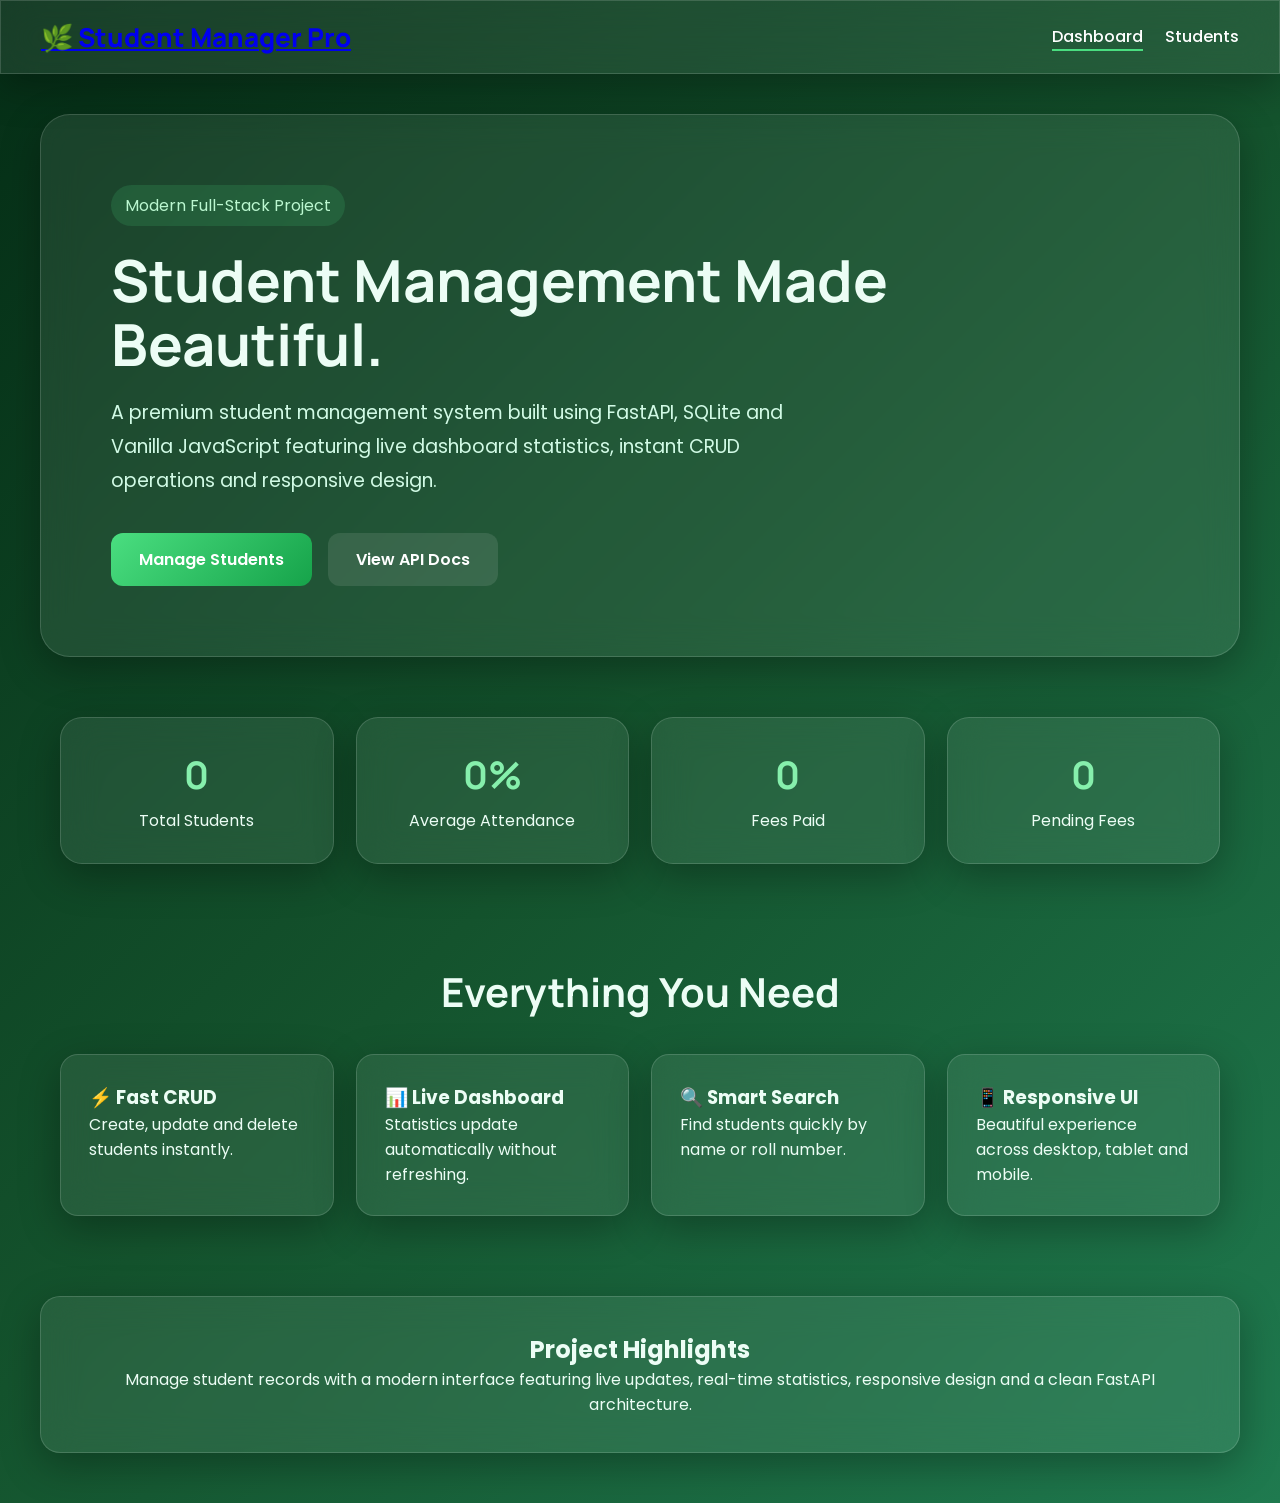
<file: frontend/index.html>
<!doctype html>
<html lang="en">
	<head>
		<meta charset="UTF-8" />
		<meta name="viewport" content="width=device-width, initial-scale=1.0" />
		<title>Student Manager Pro</title>

		<link rel="preconnect" href="https://fonts.googleapis.com" />
		<link rel="preconnect" href="https://fonts.gstatic.com" crossorigin />

		<link
			href="https://fonts.googleapis.com/css2?family=Manrope:wght@600;700;800&family=Poppins:wght@300;400;500;600&display=swap"
			rel="stylesheet" />

		<link rel="stylesheet" href="css/style.css" />
	</head>

	<body class="green-theme">
		<header class="navbar glass">
			<a href="/" class="logo"> 🌿 Student Manager Pro </a>

			<nav>
				<a href="/" class="active">Dashboard</a>
				<a href="/students">Students</a>
			</nav>
		</header>

		<section class="hero glass">
			<div class="hero-content">
				<badge>Modern Full-Stack Project</badge>

				<h1>Student Management Made Beautiful.</h1>

				<p>
					A premium student management system built using FastAPI, SQLite and
					Vanilla JavaScript featuring live dashboard statistics, instant CRUD
					operations and responsive design.
				</p>

				<div class="hero-buttons">
					<a href="/students" class="button"> Manage Students </a>

					<a
						href="https://student-managerpro.onrender.com/docs"
						target="_blank"
						class="secondary-button">
						View API Docs
					</a>
				</div>
			</div>
		</section>

		<section class="stats">
			<div class="card glass">
				<h3 id="totalStudents">0</h3>
				<p>Total Students</p>
			</div>

			<div class="card glass">
				<h3 id="avgAttendance">0%</h3>
				<p>Average Attendance</p>
			</div>

			<div class="card glass">
				<h3 id="paidStudents">0</h3>
				<p>Fees Paid</p>
			</div>

			<div class="card glass">
				<h3 id="pendingStudents">0</h3>
				<p>Pending Fees</p>
			</div>
		</section>

		<section class="features">
			<h2>Everything You Need</h2>

			<div class="feature-grid">
				<div class="feature-card glass">
					<h3>⚡ Fast CRUD</h3>
					<p>Create, update and delete students instantly.</p>
				</div>

				<div class="feature-card glass">
					<h3>📊 Live Dashboard</h3>
					<p>Statistics update automatically without refreshing.</p>
				</div>

				<div class="feature-card glass">
					<h3>🔍 Smart Search</h3>
					<p>Find students quickly by name or roll number.</p>
				</div>

				<div class="feature-card glass">
					<h3>📱 Responsive UI</h3>
					<p>Beautiful experience across desktop, tablet and mobile.</p>
				</div>
			</div>
		</section>

		<section class="welcome glass">
			<h2>Project Highlights</h2>

			<p id="dashboardMessage">
				Manage student records with a modern interface featuring live updates,
				real-time statistics, responsive design and a clean FastAPI
				architecture.
			</p>
		</section>

		<script src="js/api.js"></script>
		<script src="js/app.js"></script>
	</body>
</html>
</file>
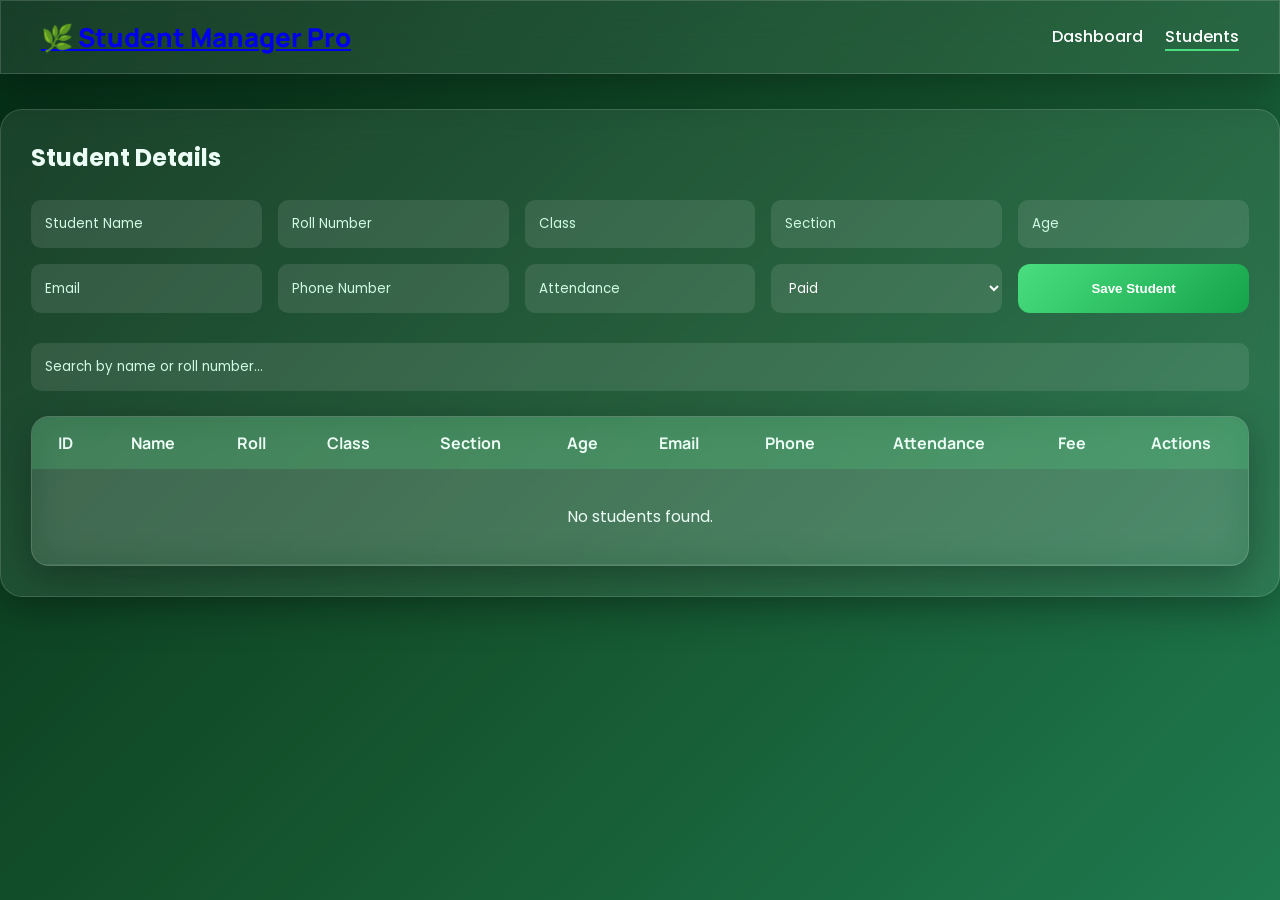
<file: frontend/students.html>
<!doctype html>
<html lang="en">
	<head>
		<meta charset="UTF-8" />

		<meta name="viewport" content="width=device-width, initial-scale=1.0" />

		<title>Student Manager Pro</title>

		<link rel="preconnect" href="https://fonts.googleapis.com" />
		<link rel="preconnect" href="https://fonts.gstatic.com" crossorigin />

		<link
			href="https://fonts.googleapis.com/css2?family=Manrope:wght@600;700;800&family=Poppins:wght@300;400;500;600&display=swap"
			rel="stylesheet" />

		<link rel="stylesheet" href="css/style.css" />
	</head>

	<body class="green-theme">
		<header class="navbar glass">
			<a href="/" class="logo"> 🌿 Student Manager Pro </a>

			<nav>
				<a href="/">Dashboard</a>
				<a href="/students" class="active">Students</a>
			</nav>
		</header>

		<div id="toast" class="toast"></div>

		<div class="container glass">
			<div class="form-header">
				<h2 id="formTitle">Student Details</h2>

				<button id="cancelEdit" class="secondary-button" type="button">
					Cancel
				</button>
			</div>

			<form id="studentForm" class="form-grid">
				<input id="name" type="text" placeholder="Student Name" required />

				<input
					id="roll_number"
					type="number"
					placeholder="Roll Number"
					required />

				<input id="student_class" type="text" placeholder="Class" required />

				<input id="section" type="text" placeholder="Section" required />

				<input id="age" type="number" placeholder="Age" required />

				<input id="email" type="email" placeholder="Email" required />

				<input
					id="phone"
					type="tel"
					placeholder="Phone Number"
					maxlength="10"
					required />

				<input
					id="attendance"
					type="number"
					min="0"
					max="100"
					placeholder="Attendance" />

				<select id="fee_status">
					<option value="Paid">Paid</option>
					<option value="Pending">Pending</option>
				</select>

				<button id="saveButton" type="submit" class="button">
					Save Student
				</button>
			</form>

			<div class="search-box">
				<input
					id="searchInput"
					type="text"
					placeholder="Search by name or roll number..." />
			</div>

			<div class="table-container glass">
				<table>
					<thead>
						<tr>
							<th>ID</th>
							<th>Name</th>
							<th>Roll</th>
							<th>Class</th>
							<th>Section</th>
							<th>Age</th>
							<th>Email</th>
							<th>Phone</th>
							<th>Attendance</th>
							<th>Fee</th>
							<th>Actions</th>
						</tr>
					</thead>

					<tbody id="studentTable">
						<tr>
							<td colspan="11" class="empty">No students found.</td>
						</tr>
					</tbody>
				</table>
			</div>
		</div>

		<script src="js/api.js"></script>
		<script src="js/app.js"></script>
	</body>
</html>
</file>
<file: frontend/css/style.css>
:root {
	--bg1: #052e16;
	--bg2: #14532d;
	--bg3: #1f7a4f;

	--glass: rgba(255, 255, 255, 0.08);

	--border: rgba(255, 255, 255, 0.15);

	--text: #ecfdf5;

	--muted: #d1fae5;

	--accent: #4ade80;
}

* {
	margin: 0;
	padding: 0;
	box-sizing: border-box;
}

body {
	font-family: "Poppins", sans-serif;
	background: linear-gradient(135deg, var(--bg1), var(--bg2), var(--bg3));
	color: var(--text);
	min-height: 100vh;
}

.glass {
	background: var(--glass);
	backdrop-filter: blur(18px);
	border: 1px solid var(--border);
	box-shadow: 0 12px 40px rgba(0, 0, 0, 0.3);
}

.navbar {
	display: flex;
	justify-content: space-between;
	align-items: center;
	padding: 18px 40px;
	position: sticky;
	top: 0;
	z-index: 100;
}

.logo {
	font-family: "Manrope", sans-serif;
	font-size: 26px;
	font-weight: 800;
}

.navbar nav {
	display: flex;
	gap: 22px;
}

.navbar nav a {
	color: white;
	text-decoration: none;
	font-weight: 500;
}

.navbar nav a.active {
	border-bottom: 2px solid var(--accent);
}

.hero {
	max-width: 1200px;
	margin: 40px auto;
	padding: 70px;
	border-radius: 30px;
}

badge {
	display: inline-block;
	padding: 8px 14px;
	border-radius: 999px;
	background: rgba(74, 222, 128, 0.15);
	color: #bbf7d0;
	margin-bottom: 22px;
}

.hero h1 {
	font-family: "Manrope", sans-serif;
	font-size: 58px;
	line-height: 1.1;
	margin-bottom: 20px;
}

.hero p {
	max-width: 720px;
	font-size: 19px;
	color: var(--muted);
	line-height: 1.8;
}

.hero-buttons {
	display: flex;
	gap: 16px;
	margin-top: 35px;
	flex-wrap: wrap;
}

.button,
.secondary-button {
	padding: 14px 28px;
	border-radius: 12px;
	font-weight: 600;
	cursor: pointer;
	text-decoration: none;
	border: none;
	transition: 0.25s;
}

.button {
	background: linear-gradient(135deg, #4ade80, #16a34a);
	color: white;
}

.button:hover {
	transform: translateY(-3px);
}

.secondary-button {
	background: rgba(255, 255, 255, 0.1);
	color: white;
}

.stats {
	max-width: 1200px;
	margin: auto;
	display: grid;
	grid-template-columns: repeat(auto-fit, minmax(220px, 1fr));
	gap: 22px;
	padding: 20px;
}

.card {
	padding: 30px;
	border-radius: 22px;
	text-align: center;
}

.card h3 {
	font-family: "Manrope";
	font-size: 38px;
	color: #86efac;
	margin-bottom: 8px;
}

.features {
	max-width: 1200px;
	margin: 60px auto;
	padding: 20px;
}

.features h2 {
	font-family: "Manrope";
	font-size: 40px;
	text-align: center;
	margin-bottom: 35px;
}

.feature-grid {
	display: grid;
	grid-template-columns: repeat(auto-fit, minmax(250px, 1fr));
	gap: 22px;
}

.feature-card {
	padding: 28px;
	border-radius: 18px;
}

.feature-card:hover {
	transform: translateY(-6px);
	transition: 0.3s;
}

.welcome {
	max-width: 1200px;
	margin: 50px auto;
	padding: 35px;
	border-radius: 20px;
	text-align: center;
}

.container {
	max-width: 1450px;
	margin: 35px auto;
	padding: 30px;
	border-radius: 22px;
}

.form-header {
	display: flex;
	justify-content: space-between;
	align-items: center;
	margin-bottom: 25px;
}

.form-grid {
	display: grid;
	grid-template-columns: repeat(auto-fit, minmax(230px, 1fr));
	gap: 16px;
	margin-bottom: 30px;
}

.form-grid input,
.form-grid select,
.search-box input {
	padding: 14px;
	border-radius: 10px;
	border: none;
	background: rgba(255, 255, 255, 0.1);
	color: white;
	font-family: "Poppins";
}

.form-grid input::placeholder,
.search-box input::placeholder {
	color: #d1fae5;
}

.form-grid input:focus,
.form-grid select:focus,
.search-box input:focus {
	outline: 2px solid var(--accent);
}

.search-box {
	margin-bottom: 25px;
}

.search-box input {
	width: 100%;
}

.table-container {
	overflow: auto;
	border-radius: 18px;
}

table {
	width: 100%;
	border-collapse: collapse;
	min-width: 1200px;
}

th {
	background: rgba(74, 222, 128, 0.2);
	padding: 15px;
	font-family: "Manrope";
}

td {
	padding: 14px;
	text-align: center;
	border-bottom: 1px solid rgba(255, 255, 255, 0.08);
}

tr:hover {
	background: rgba(255, 255, 255, 0.05);
}

.badge-paid,
.badge-pending {
	padding: 6px 12px;
	border-radius: 999px;
	font-size: 14px;
}

.badge-paid {
	background: #16a34a;
}

.badge-pending {
	background: #d97706;
}

.action-btn {
	padding: 8px 12px;
	border: none;
	border-radius: 8px;
	cursor: pointer;
	margin: 2px;
}

.edit {
	background: #16a34a;
	color: white;
}

.delete {
	background: #dc2626;
	color: white;
}

.toast {
	position: fixed;
	top: 20px;
	right: 20px;
	padding: 14px 20px;
	border-radius: 10px;
	font-weight: 600;
	opacity: 0;
	transform: translateY(-20px);
	transition: 0.3s;
	z-index: 999;
}

.toast.show {
	opacity: 1;
	transform: translateY(0);
}

.toast.success {
	background: #16a34a;
}
.toast.error {
	background: #dc2626;
}
.toast.info {
	background: #2563eb;
}

.empty {
	padding: 35px;
}

@media (max-width: 768px) {
	.navbar {
		flex-direction: column;
		gap: 12px;
		padding: 20px;
	}

	.hero {
		padding: 40px 25px;
	}

	.hero h1 {
		font-size: 38px;
	}

	.hero-buttons {
		flex-direction: column;
	}

	.form-header {
		flex-direction: column;
		align-items: flex-start;
		gap: 15px;
	}

	table {
		min-width: 1000px;
	}
}
</file>
